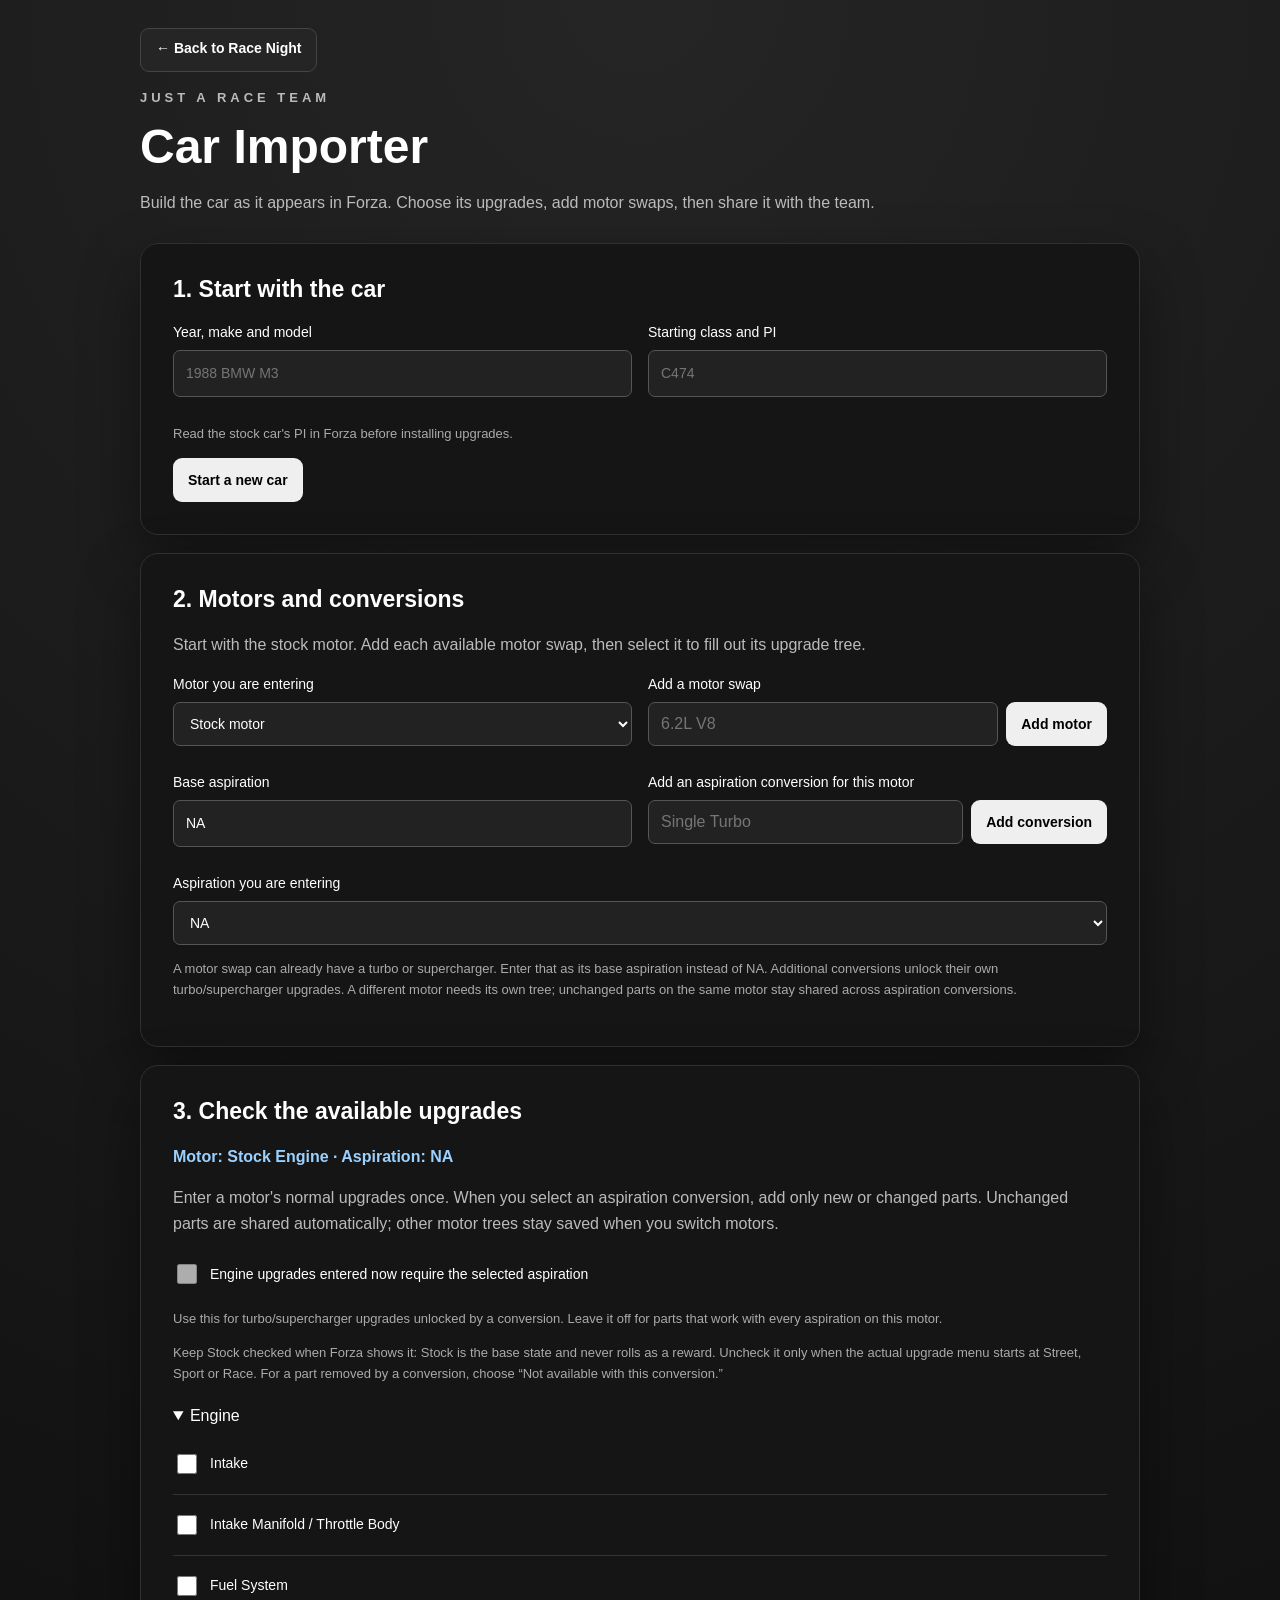
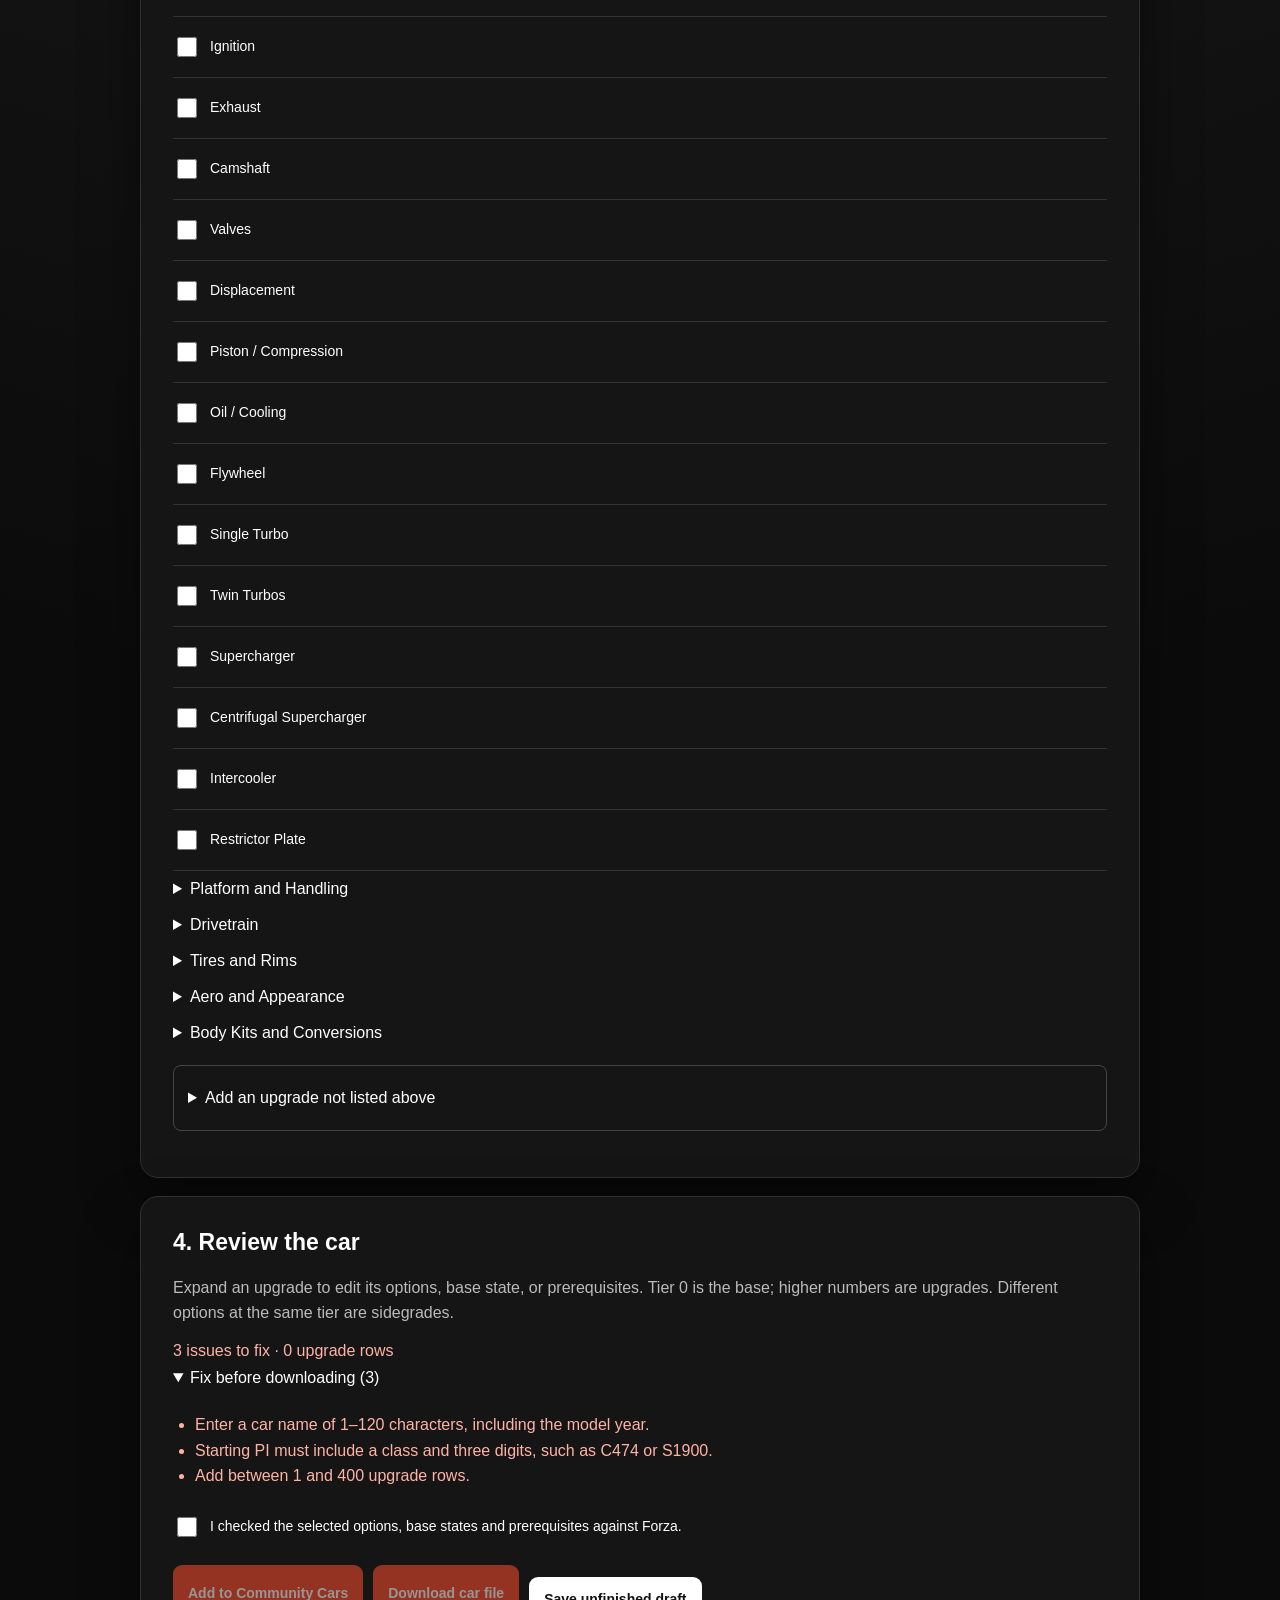
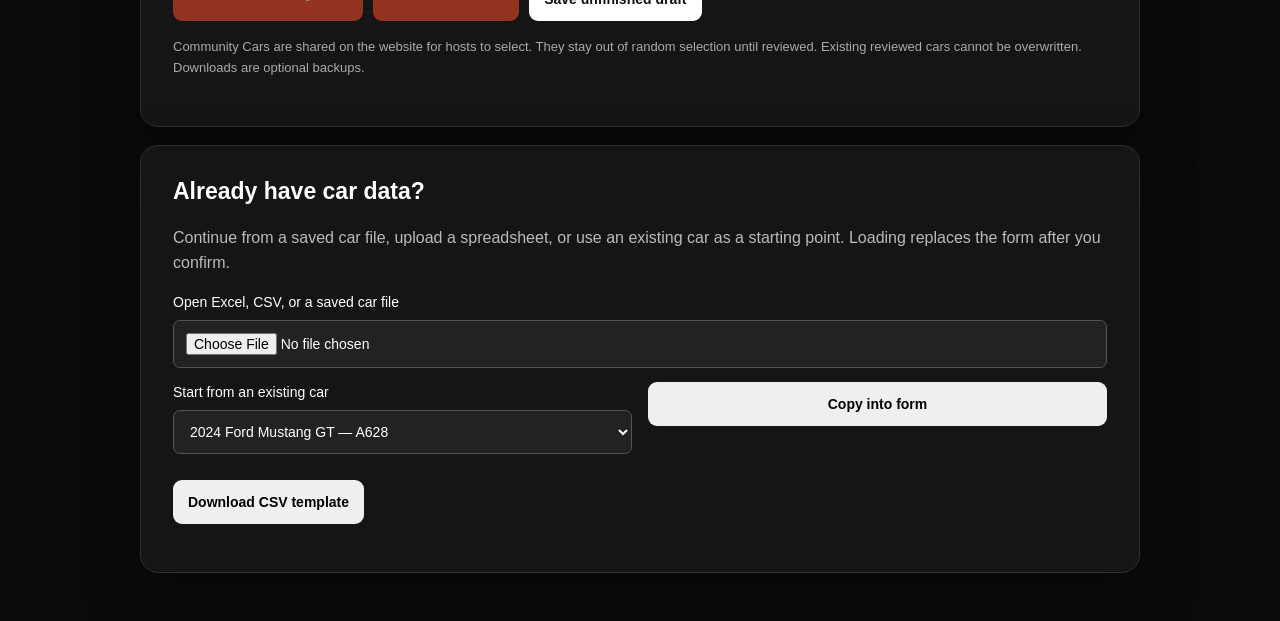
<file: importer.html>
<!DOCTYPE html>
<html lang="en">
<head>
    <meta charset="UTF-8">
    <meta name="viewport" content="width=device-width, initial-scale=1.0">
    <meta name="description" content="Build and review a Forza car upgrade tree for Just A Race Team.">
    <title>Car Importer · Just A Race Team</title>
    <link rel="stylesheet" href="style.css?v=12">
    <link rel="stylesheet" href="importer.css?v=2">
</head>
<body>
<main class="app importer-app">
    <header class="importer-header">
        <a href="index.html" class="car-importer-link dark-button importer-back-link">← Back to Race Night</a>
        <p class="eyebrow">JUST A RACE TEAM</p>
        <h1>Car Importer</h1>
        <p>Build the car as it appears in Forza. Choose its upgrades, add motor swaps, then share it with the team.</p>
    </header>

    <section class="game-card importer-section" aria-labelledby="carHeading">
        <h2 id="carHeading">1. Start with the car</h2>
        <div class="importer-grid">
            <label>Year, make and model<input id="importCarName" maxlength="120" placeholder="1988 BMW M3" autocomplete="off"></label>
            <label>Starting class and PI<input id="importCarPI" maxlength="6" placeholder="C474" autocomplete="off"></label>
        </div>
        <p class="importer-hint">Read the stock car's PI in Forza before installing upgrades.</p>
        <p id="draftStorageStatus" class="importer-hint" role="status"></p>
        <button id="newCar" type="button">Start a new car</button>
    </section>

    <section class="game-card importer-section" aria-labelledby="engineHeading">
        <h2 id="engineHeading">2. Motors and conversions</h2>
        <p>Start with the stock motor. Add each available motor swap, then select it to fill out its upgrade tree.</p>
        <div class="importer-grid">
            <label>Motor you are entering<select id="importEngine"></select></label>
            <div><label for="newEngine">Add a motor swap</label><div class="importer-inline"><input id="newEngine" maxlength="100" placeholder="6.2L V8"><button id="addEngine" type="button">Add motor</button></div></div>
        </div>
        <div class="importer-grid">
            <label>Base aspiration<input id="baseAspiration" maxlength="100" value="NA" placeholder="NA, Twin Turbos…"></label>
            <div><label for="newAspiration">Add an aspiration conversion for this motor</label><div class="importer-inline"><input id="newAspiration" maxlength="100" placeholder="Single Turbo"><button id="addAspiration" type="button">Add conversion</button></div></div>
        </div>
        <label>Aspiration you are entering<select id="importAspiration"></select></label>
        <p class="importer-hint">A motor swap can already have a turbo or supercharger. Enter that as its base aspiration instead of NA. Additional conversions unlock their own turbo/supercharger upgrades. A different motor needs its own tree; unchanged parts on the same motor stay shared across aspiration conversions.</p>
    </section>

    <section class="game-card importer-section" aria-labelledby="upgradeHeading">
        <h2 id="upgradeHeading">3. Check the available upgrades</h2>
        <p id="engineContext" class="importer-context"></p>
        <p>Enter a motor's normal upgrades once. When you select an aspiration conversion, add only new or changed parts. Unchanged parts are shared automatically; other motor trees stay saved when you switch motors.</p>
        <label class="importer-check"><input id="aspirationOnly" type="checkbox">Engine upgrades entered now require the selected aspiration</label>
        <p class="importer-hint">Use this for turbo/supercharger upgrades unlocked by a conversion. Leave it off for parts that work with every aspiration on this motor.</p>
        <p class="importer-hint">Keep Stock checked when Forza shows it: Stock is the base state and never rolls as a reward. Uncheck it only when the actual upgrade menu starts at Street, Sport or Race. For a part removed by a conversion, choose “Not available with this conversion.”</p>
        <div id="upgradeChecklist"></div>
        <details class="importer-custom"><summary>Add an upgrade not listed above</summary>
            <div class="importer-grid">
                <label>Category<select id="customCategory"></select></label>
                <label>Upgrade name<input id="customMod" maxlength="120" placeholder="Restrictor Plate"></label>
            </div>
            <button id="addCustomUpgrade" type="button">Add upgrade</button>
            <p class="importer-hint">It uses the selected motor and aspiration setting if its category is Engine. Enter its options below.</p>
        </details>
    </section>

    <section class="game-card importer-section" aria-labelledby="reviewHeading">
        <h2 id="reviewHeading">4. Review the car</h2>
        <p>Expand an upgrade to edit its options, base state, or prerequisites. Tier 0 is the base; higher numbers are upgrades. Different options at the same tier are sidegrades.</p>
        <div id="importStatus" role="status" aria-live="polite"></div>
        <div id="importMessages"></div>
        <label class="importer-check"><input id="confirmCar" type="checkbox">I checked the selected options, base states and prerequisites against Forza.</label>
        <div class="importer-actions">
            <button id="publishCar" class="primary-button" type="button" disabled>Add to Community Cars</button>
            <button id="downloadCar" class="primary-button" type="button" disabled>Download car file</button>
            <button id="downloadDraft" class="secondary-button" type="button">Save unfinished draft</button>
        </div>
        <p class="importer-hint">Community Cars are shared on the website for hosts to select. They stay out of random selection until reviewed. Existing reviewed cars cannot be overwritten. Downloads are optional backups.</p>
        <p id="publishStatus" role="status" aria-live="polite"></p>
        <div id="importRows"></div>
    </section>

    <section class="game-card importer-section" aria-labelledby="fileHeading">
        <h2 id="fileHeading">Already have car data?</h2>
        <p>Continue from a saved car file, upload a spreadsheet, or use an existing car as a starting point. Loading replaces the form after you confirm.</p>
        <label>Open Excel, CSV, or a saved car file<input id="importFile" type="file" accept=".xlsx,.csv,.tsv,.json"></label>
        <div id="sheetPicker" hidden><p>Choose the worksheets containing this car's real data. Leave example tabs unchecked.</p><div id="sheetChoices"></div><button id="loadSheets" type="button">Load selected worksheets</button></div>
        <div class="importer-grid">
            <label>Start from an existing car<select id="existingCar"></select></label>
            <button id="copyExistingCar" type="button">Copy into form</button>
        </div>
        <button id="downloadTemplate" type="button">Download CSV template</button>
        <p id="fileStatus" role="status" aria-live="polite"></p>
    </section>
</main>
<script type="module" src="importer.js?v=2"></script>
</body>
</html>
</file>
<file: style.css>
* {
    box-sizing: border-box;
}

.car-importer-link {
    display: inline-block;
    width: 100%;
    max-width: 360px;
    padding: 16px 20px;
    border-radius: 9px;
    font-size: 17px;
    font-weight: bold;
    text-align: center;
    text-decoration: none;
    transition: 0.2s;
}

.car-importer-link:focus-visible {
    outline: 3px solid #ff4d30;
    outline-offset: 4px;
}

.player-row .remove-player-button {
    flex-shrink: 0;
    min-height: 44px;
    color: #ffb3a5;
    border-color: #774238;
}

.player-row > span:first-child { min-width: 0; overflow-wrap: anywhere; }

.roster-dialog {
    width: min(520px, 94%);
    max-height: 90vh;
    overflow-y: auto;
    padding: 24px;
    border: 1px solid #444;
    border-radius: 18px;
    background: #151515;
    color: white;
}
.roster-dialog::backdrop { background: rgb(0 0 0 / 75%); }
.roster-dialog p { color: #bbb; line-height: 1.5; }


body {
    margin: 0;
    min-height: 100vh;
    font-family: Arial, Helvetica, sans-serif;
    background: radial-gradient(circle at top, #252525, #0b0b0b 60%);
    color: white;
}


.app {
    width: min(900px, 92%);
    margin: 0 auto;
    padding: 70px 0 30px;
}


/* =========================================================
   HERO
   ========================================================= */

.hero {
    text-align: center;
    margin-bottom: 45px;
}


.eyebrow {
    margin: 0 0 10px;
    font-size: 13px;
    font-weight: bold;
    letter-spacing: 4px;
    color: #ff4d30;
}


.hero h1 {
    margin: 0;
    font-size: clamp(38px, 7vw, 70px);
    letter-spacing: -2px;
}


.subtitle {
    margin-top: 14px;
    color: #a7a7a7;
    font-size: 18px;
}


/* =========================================================
   CARDS
   ========================================================= */

.game-card {
    background: #151515;
    border: 1px solid #303030;
    border-radius: 18px;
    padding: 40px;
    box-shadow: 0 25px 60px rgba(0, 0, 0, 0.4);
}


.game-section {
    text-align: center;
}


.game-section h2 {
    margin-top: 0;
    font-size: 28px;
}


.game-section p {
    color: #999;
}


/* =========================================================
   BUTTONS
   ========================================================= */

button {
    width: 100%;
    max-width: 360px;
    padding: 16px 20px;
    border-radius: 9px;
    border: none;
    font-size: 17px;
    font-weight: bold;
    cursor: pointer;
    transition: 0.2s;
}


button:hover {
    transform: translateY(-2px);
}


button:disabled {
    opacity: 0.45;
    cursor: not-allowed;
    transform: none;
}


.primary-button {
    background: #ff4d30;
    color: white;
}


.primary-button:hover:not(:disabled) {
    background: #ff654d;
}


.secondary-button {
    background: white;
    color: #111;
    margin-top: 12px;
}


.secondary-button:hover:not(:disabled) {
    background: #dddddd;
}


.dark-button {
    margin-top: 12px;
    background: #252525;
    color: white;
    border: 1px solid #444;
}


.dark-button:hover:not(:disabled) {
    background: #303030;
}


.end-button {
    margin-top: 12px;
    background: transparent;
    color: #ff6b6b;
    border: 1px solid #773333;
}


.end-button:hover:not(:disabled) {
    background: #351515;
}


.wide-button {
    max-width: none;
}


/* =========================================================
   INPUTS
   ========================================================= */

input,
select {
    width: 100%;
    max-width: 360px;
    padding: 16px;
    background: #090909;
    color: white;
    border: 1px solid #444;
    border-radius: 9px;
    font-size: 18px;
    font-weight: bold;
    outline: none;
}


.room-code-input {
    text-align: center;
    font-size: 22px;
    letter-spacing: 5px;
    text-transform: uppercase;
}


.name-input {
    text-align: center;
    font-size: 20px;
    letter-spacing: 1px;
}


select {
    max-width: none;
    text-align: left;
}


input:focus,
select:focus {
    border-color: #ff4d30;
}


.input-label {
    display: block;
    margin-bottom: 10px;
    color: #888;
    font-size: 12px;
    font-weight: bold;
    letter-spacing: 2px;
}


/* =========================================================
   DIVIDERS
   ========================================================= */

.divider {
    display: flex;
    align-items: center;
    gap: 20px;
    margin: 38px 0;
    color: #666;
}


.divider::before,
.divider::after {
    content: "";
    height: 1px;
    flex: 1;
    background: #333;
}


/* =========================================================
   GENERAL
   ========================================================= */

.message {
    min-height: 20px;
    margin-bottom: 0;
}


.center-message {
    text-align: center;
}


.error {
    color: #ff6b6b !important;
}


.success {
    color: #7ee787 !important;
}


.hidden {
    display: none !important;
}


/* =========================================================
   LOBBY
   ========================================================= */

.lobby-card {
    text-align: left;
}


.lobby-header {
    display: flex;
    align-items: center;
    justify-content: space-between;
    gap: 20px;
    margin-bottom: 30px;
}


.lobby-header h2 {
    margin: 5px 0 0;
    font-size: 32px;
}


#lobbyRoomCode,
#gameRoomCode {
    color: #ff4d30;
    letter-spacing: 3px;
}


.small-button {
    width: auto;
    max-width: none;
    padding: 10px 18px;
    background: transparent;
    color: #aaa;
    border: 1px solid #444;
}


.small-button:hover {
    color: white;
    border-color: #777;
}


.lobby-meta {
    padding: 18px 20px;
    margin-bottom: 30px;
    background: #0c0c0c;
    border: 1px solid #303030;
    border-radius: 10px;
}


.lobby-meta span {
    display: block;
    margin-bottom: 6px;
    color: #777;
    font-size: 11px;
    letter-spacing: 2px;
}


.lobby-meta strong {
    font-size: 20px;
}


.player-list {
    margin-bottom: 25px;
    border: 1px solid #303030;
    border-radius: 10px;
    overflow: hidden;
}


.player-row {
    display: flex;
    gap: 12px;
    align-items: center;
    justify-content: space-between;
    padding: 18px 20px;
    background: #0c0c0c;
    border-bottom: 1px solid #252525;
    font-size: 18px;
    font-weight: bold;
}


.player-row:last-child {
    border-bottom: none;
}


.host-badge {
    padding: 5px 9px;
    background: #ff4d30;
    color: white;
    border-radius: 5px;
    font-size: 10px;
    letter-spacing: 1px;
}


.lobby-note {
    margin: 25px 0;
    text-align: center;
    color: #888;
}


/* =========================================================
   ROUND / SETUP
   ========================================================= */

.round-header {
    display: flex;
    align-items: center;
    justify-content: space-between;
    margin-bottom: 20px;
}


.setup-label {
    margin: 0 0 8px;
    color: #777;
    font-size: 11px;
    font-weight: bold;
    letter-spacing: 2px;
}


.round-number {
    font-size: 42px;
    font-weight: bold;
    color: #ff4d30;
}


.ready-badge {
    padding: 8px 12px;
    border-radius: 7px;
    background: #1d6f42;
    color: white;
    font-size: 12px;
    font-weight: bold;
    letter-spacing: 2px;
}


.setup-card {
    padding: 22px;
    margin-bottom: 16px;
    background: #0c0c0c;
    border: 1px solid #303030;
    border-radius: 12px;
}


.setup-card h2 {
    margin: 0;
    font-size: 26px;
}


.setup-detail {
    margin: 8px 0 0;
    color: #999;
}


.race-heading {
    display: flex;
    align-items: center;
    justify-content: space-between;
    gap: 15px;
}


.race-type-badge {
    padding: 6px 9px;
    border-radius: 5px;
    background: #292929;
    color: white;
    font-size: 10px;
    font-weight: bold;
    letter-spacing: 1px;
}


/* =========================================================
   HOST
   ========================================================= */

.host-controls {
    margin-top: 30px;
}


.button-grid {
    display: grid;
    grid-template-columns: 1fr 1fr;
    gap: 12px;
    margin-bottom: 12px;
}


.button-grid button {
    max-width: none;
}


/* =========================================================
   STANDINGS
   ========================================================= */

.standings-table {
    overflow: hidden;
    border: 1px solid #303030;
    border-radius: 12px;
    background: #0c0c0c;
}


.standing-row {
    display: grid;
    grid-template-columns: 55px 1fr 80px 85px;
    align-items: center;
    gap: 10px;
    padding: 15px 18px;
    border-bottom: 1px solid #242424;
}


.standing-row:last-child {
    border-bottom: none;
}


.standing-header {
    color: #777;
    font-size: 11px;
    font-weight: bold;
    letter-spacing: 1px;
}


.standing-position {
    color: #ff4d30;
    font-size: 20px;
    font-weight: bold;
}


.standing-name {
    font-weight: bold;
}


.standing-points,
.standing-wins {
    text-align: right;
}


.standing-points {
    font-weight: bold;
}


.standing-wins {
    color: #aaa;
}


/* =========================================================
   RESULTS
   ========================================================= */

.finish-entry-row {
    display: grid;
    grid-template-columns: 85px 1fr;
    align-items: center;
    gap: 15px;
    margin: 15px 0;
}


.finish-place {
    font-size: 18px;
    font-weight: bold;
    color: #ff4d30;
}


.results-title {
    text-align: center;
    margin-bottom: 20px;
}


.results-title h2 {
    margin: 0;
    font-size: 40px;
    color: #ff4d30;
}


.result-row,
.reward-row {
    display: flex;
    align-items: center;
    justify-content: space-between;
    gap: 20px;
    padding: 18px 20px;
    margin-bottom: 10px;
    background: #0c0c0c;
    border: 1px solid #303030;
    border-radius: 10px;
}


.result-place {
    min-width: 55px;
    color: #ff4d30;
    font-size: 20px;
    font-weight: bold;
}


.result-name {
    flex: 1;
    font-size: 18px;
    font-weight: bold;
}


.result-points {
    color: #aaa;
    font-weight: bold;
}


.reward-info {
    flex: 1;
}


.reward-info strong {
    display: block;
    margin-bottom: 5px;
}


.reward-info span {
    color: #999;
}


/* =========================================================
   UPGRADE ROLLS
   ========================================================= */

.player-upgrade-card {
    margin-bottom: 18px;
    padding: 20px;
    background: #0c0c0c;
    border: 1px solid #303030;
    border-radius: 12px;
}


.player-upgrade-card h3 {
    margin: 0;
    font-size: 22px;
}


.upgrade-player-heading {
    display: flex;
    align-items: flex-start;
    justify-content: space-between;
    gap: 15px;
    margin-bottom: 16px;
}


.place-badge {
    padding: 6px 9px;
    background: #252525;
    border-radius: 6px;
    color: #ff4d30;
    font-size: 11px;
    font-weight: bold;
    letter-spacing: 1px;
}


.no-upgrade-box {
    padding: 18px;
    text-align: center;
    color: #888;
    border: 1px dashed #343434;
    border-radius: 9px;
}


.roll-grid {
    display: grid;
    grid-template-columns: repeat(2, minmax(0, 1fr));
    gap: 12px;
}


.roll-card {
    display: flex;
    flex-direction: column;
    min-height: 225px;
    padding: 17px;
    background: #151515;
    border: 1px solid #343434;
    border-radius: 10px;
}


.roll-card.selected-roll {
    border-color: #ff4d30;
}


.roll-number {
    margin-bottom: 8px;
    color: #777;
    font-size: 11px;
    font-weight: bold;
    letter-spacing: 1px;
}


.roll-category {
    margin-bottom: 4px;
    color: #ff4d30;
    font-size: 12px;
    font-weight: bold;
    text-transform: uppercase;
}


.roll-mod {
    margin-bottom: 12px;
    font-size: 17px;
    font-weight: bold;
}


.roll-option {
    margin-bottom: 12px;
    font-size: 21px;
    font-weight: bold;
}


.roll-current {
    margin-top: auto;
    color: #777;
    font-size: 12px;
}


.outcome-badge {
    display: inline-block;
    width: fit-content;
    margin-top: 10px;
    padding: 6px 8px;
    border-radius: 5px;
    font-size: 10px;
    font-weight: bold;
    letter-spacing: 1px;
}


.outcome-upgrade {
    background: #1d6f42;
    color: white;
}


.outcome-sidegrade {
    background: #344a7a;
    color: white;
}


.outcome-no-change {
    background: #383838;
    color: #ddd;
}


.outcome-locked {
    background: #5b321c;
    color: #ffd0a9;
}


.choose-upgrade-button {
    max-width: none;
    margin-top: 14px;
    padding: 12px;
    font-size: 14px;
}


.choice-status {
    margin-top: 12px;
    text-align: center;
    color: #aaa;
    font-size: 13px;
}


/* =========================================================
   GARAGES
   ========================================================= */

.garage-card {
    margin-bottom: 12px;
    background: #0c0c0c;
    border: 1px solid #303030;
    border-radius: 10px;
    overflow: hidden;
}


.garage-card summary {
    display: flex;
    align-items: center;
    justify-content: space-between;
    gap: 10px;
    padding: 17px 18px;
    cursor: pointer;
    font-weight: bold;
    list-style: none;
}


.garage-card summary::-webkit-details-marker {
    display: none;
}


.garage-count {
    color: #888;
    font-size: 12px;
    font-weight: normal;
}


.garage-content {
    padding: 0 18px 16px;
}


.garage-empty {
    color: #777;
}


.garage-upgrade-row {
    padding: 12px 0;
    border-top: 1px solid #242424;
}


.garage-category {
    color: #777;
    font-size: 10px;
    font-weight: bold;
    letter-spacing: 1px;
    text-transform: uppercase;
}


.garage-mod {
    margin-top: 3px;
    font-weight: bold;
}


.garage-option {
    margin-top: 4px;
    color: #ff8a74;
}


/* =========================================================
   FINAL
   ========================================================= */

.final-header {
    text-align: center;
    margin-bottom: 30px;
}


.final-header h2 {
    margin: 0;
    font-size: 38px;
}


.champion-card {
    padding: 35px 20px;
    text-align: center;
    background: #0c0c0c;
    border: 1px solid #47362a;
    border-radius: 14px;
}


.trophy {
    margin: 10px 0;
    font-size: 55px;
}


.champion-card h1 {
    margin: 5px 0;
    font-size: 38px;
    color: #ff4d30;
}


.champion-card p:last-child {
    color: #aaa;
    font-size: 18px;
}


/* =========================================================
   FOOTER
   ========================================================= */

footer {
    margin-top: 30px;
    text-align: center;
    color: #555;
    font-size: 13px;
}


/* =========================================================
   VERSION 7 — APPROXIMATE RACE MAP
   ========================================================= */

.race-map-card {
    margin-top: 14px;
}

.race-map-header {
    display: flex;
    align-items: center;
    justify-content: space-between;
    gap: 16px;
    margin-bottom: 14px;
}

.race-map-header strong {
    display: block;
    font-size: 20px;
}

.race-map-hint {
    padding: 6px 9px;
    border: 1px solid #3b3b3b;
    border-radius: 6px;
    color: #999;
    font-size: 9px;
    font-weight: bold;
    letter-spacing: 1.5px;
}

.race-map-frame {
    position: relative;
    width: min(100%, 480px);
    aspect-ratio: 4 / 5;
    margin: 0 auto;
    overflow: hidden;
    background: #070707;
    border: 1px solid #333;
    border-radius: 12px;
}

.race-map-frame img {
    display: block;
    width: 100%;
    height: 100%;
    object-fit: cover;
    filter:
        brightness(0.74)
        saturate(0.82)
        contrast(1.05);
}

.race-map-pin {
    position: absolute;
    left: 50%;
    top: 50%;
    width: 20px;
    height: 20px;
    z-index: 2;
    transform: translate(-50%, -50%);
    border: 3px solid #fff;
    border-radius: 50%;
    background: #ff4d30;
    box-shadow:
        0 0 0 4px rgba(0, 0, 0, 0.48),
        0 0 20px currentColor;
    color: #ff4d30;
    pointer-events: none;
}

.race-map-pin::after {
    content: "";
    position: absolute;
    inset: -9px;
    border: 2px solid currentColor;
    border-radius: 50%;
    opacity: 0.55;
    animation: raceMapPulse 1.8s ease-out infinite;
}

@keyframes raceMapPulse {
    0% {
        transform: scale(0.55);
        opacity: 0.7;
    }

    100% {
        transform: scale(1.45);
        opacity: 0;
    }
}

.map-race-street {
    background: #69d8f5;
    color: #69d8f5;
}

.map-race-road {
    background: #3f79ff;
    color: #3f79ff;
}

.map-race-drag {
    background: #ff4fa3;
    color: #ff4fa3;
}

.map-race-dirt,
.map-race-rally {
    background: #f2a52b;
    color: #f2a52b;
}

.map-race-cross-country {
    background: #51c878;
    color: #51c878;
}

.map-race-touge {
    background: #a777ff;
    color: #a777ff;
}

.race-map-note {
    margin: 13px 0 0;
    text-align: center;
    color: #888;
    font-size: 12px;
    line-height: 1.5;
}

.race-map-credit {
    margin: 7px 0 0;
    text-align: center;
    color: #606060;
    font-size: 10px;
}

.race-map-credit a {
    color: #777;
    text-decoration: none;
}

.race-map-credit a:hover {
    color: #aaa;
    text-decoration: underline;
}


/* =========================================================
   MOBILE
   ========================================================= */

@media (max-width: 600px) {

    .app {
        padding-top: 40px;
    }

    .game-card {
        padding: 25px 18px;
    }

    .hero {
        margin-bottom: 30px;
    }

    .lobby-header {
        align-items: flex-start;
    }

    .lobby-header h2 {
        font-size: 26px;
    }

    .button-grid,
    .roll-grid {
        grid-template-columns: 1fr;
    }

    .button-grid button {
        margin-top: 0;
    }

    .setup-card h2 {
        font-size: 22px;
    }

    .standing-row {
        grid-template-columns: 35px 1fr 55px 65px;
        padding: 13px 12px;
        font-size: 13px;
    }

    .finish-entry-row {
        grid-template-columns: 65px 1fr;
    }

    .result-row,
    .reward-row {
        padding: 14px;
    }

    .roll-card {
        min-height: 0;
    }

}


/* =========================================================
   VERSION 6 — GAME TABS
   ========================================================= */

.game-tabs {
    display: grid;
    grid-template-columns: 1fr 1fr;
    gap: 8px;
    margin: 0 0 30px;
    padding: 6px;
    background: #0b0b0b;
    border: 1px solid #303030;
    border-radius: 12px;
}

.game-tab {
    max-width: none;
    padding: 12px 16px;
    background: transparent;
    color: #8d8d8d;
    border: 1px solid transparent;
    border-radius: 8px;
    font-size: 14px;
}

.game-tab:hover {
    transform: none;
    color: white;
    background: #181818;
}

.game-tab.active {
    color: white;
    background: #252525;
    border-color: #444;
}


/* =========================================================
   VERSION 6 — FORZA-STYLE RACE COLORS
   ========================================================= */

.race-theme-card {
    border-left-width: 5px;
    transition:
        border-color 0.2s ease,
        box-shadow 0.2s ease;
}

.race-type-badge {
    border: 1px solid transparent;
}

.race-street {
    border-left-color: #69d8f5;
    box-shadow: inset 4px 0 18px rgba(105, 216, 245, 0.08);
}

.race-street .race-type-badge,
.race-type-badge.race-street {
    background: rgba(105, 216, 245, 0.16);
    border-color: rgba(105, 216, 245, 0.6);
    color: #9ceaff;
}

.race-road {
    border-left-color: #3f79ff;
    box-shadow: inset 4px 0 18px rgba(63, 121, 255, 0.08);
}

.race-road .race-type-badge,
.race-type-badge.race-road {
    background: rgba(63, 121, 255, 0.16);
    border-color: rgba(63, 121, 255, 0.6);
    color: #8bacff;
}

.race-drag {
    border-left-color: #ff4fa3;
    box-shadow: inset 4px 0 18px rgba(255, 79, 163, 0.08);
}

.race-drag .race-type-badge,
.race-type-badge.race-drag {
    background: rgba(255, 79, 163, 0.16);
    border-color: rgba(255, 79, 163, 0.62);
    color: #ff94c6;
}

.race-dirt,
.race-rally {
    border-left-color: #f2a52b;
    box-shadow: inset 4px 0 18px rgba(242, 165, 43, 0.08);
}

.race-dirt .race-type-badge,
.race-rally .race-type-badge,
.race-type-badge.race-dirt,
.race-type-badge.race-rally {
    background: rgba(242, 165, 43, 0.16);
    border-color: rgba(242, 165, 43, 0.62);
    color: #ffc768;
}

.race-cross-country {
    border-left-color: #51c878;
    box-shadow: inset 4px 0 18px rgba(81, 200, 120, 0.08);
}

.race-cross-country .race-type-badge,
.race-type-badge.race-cross-country {
    background: rgba(81, 200, 120, 0.16);
    border-color: rgba(81, 200, 120, 0.62);
    color: #83e2a3;
}

.race-touge {
    border-left-color: #a777ff;
    box-shadow: inset 4px 0 18px rgba(167, 119, 255, 0.08);
}

.race-touge .race-type-badge,
.race-type-badge.race-touge {
    background: rgba(167, 119, 255, 0.16);
    border-color: rgba(167, 119, 255, 0.62);
    color: #c6a8ff;
}


/* =========================================================
   VERSION 6 — APPLY / PASS DECISIONS
   ========================================================= */

.roll-decision-controls {
    display: grid;
    grid-template-columns: 1fr 1fr;
    gap: 8px;
    margin-top: 16px;
}

.roll-decision-controls button {
    width: 100%;
    max-width: none;
    margin: 0;
    padding: 11px 12px;
    font-size: 13px;
}

.apply-roll-button {
    background: #1f6d42;
    color: white;
    border: 1px solid #338e5b;
}

.apply-roll-button:hover {
    background: #287c4d;
}

.pass-roll-button {
    background: #292929;
    color: #bbb;
    border: 1px solid #4b4b4b;
}

.pass-roll-button:hover {
    color: white;
    background: #333;
}

.apply-roll-button.selected-decision {
    border-color: #72e5a3;
    box-shadow: 0 0 0 2px rgba(114, 229, 163, 0.18);
}

.pass-roll-button.selected-decision {
    border-color: #aaa;
    color: white;
    box-shadow: 0 0 0 2px rgba(255, 255, 255, 0.08);
}

.roll-decision-badge {
    margin-top: 12px;
    padding: 8px 10px;
    border-radius: 7px;
    text-align: center;
    font-size: 11px;
    font-weight: bold;
    letter-spacing: 1px;
}

.roll-decision-apply {
    color: #88efb2;
    background: rgba(45, 150, 91, 0.13);
    border: 1px solid rgba(67, 191, 116, 0.38);
}

.roll-decision-pass {
    color: #aaa;
    background: #202020;
    border: 1px solid #3a3a3a;
}


/* =========================================================
   VERSION 6 — BUILD COMPARISON TABLE
   ========================================================= */

.build-comparison-heading {
    display: flex;
    align-items: flex-end;
    justify-content: space-between;
    gap: 24px;
    margin-bottom: 18px;
}

.build-comparison-heading h2 {
    margin: 0;
    font-size: 28px;
}

.build-comparison-heading .setup-detail {
    max-width: 380px;
    margin: 0;
    text-align: right;
}

.build-color-legend {
    display: flex;
    flex-wrap: wrap;
    gap: 7px;
    margin-bottom: 18px;
}

.legend-chip {
    display: inline-flex;
    align-items: center;
    min-height: 28px;
    padding: 5px 9px;
    border-radius: 6px;
    border: 1px solid rgba(255, 255, 255, 0.16);
    font-size: 10px;
    font-weight: bold;
    letter-spacing: 0.6px;
}

.build-comparison-scroll {
    width: 100%;
    overflow-x: auto;
    border: 1px solid #303030;
    border-radius: 12px;
    background: #090909;
}

.build-table {
    width: max-content;
    min-width: 100%;
    border-collapse: separate;
    border-spacing: 0;
    font-size: 13px;
}

.build-table th,
.build-table td {
    min-width: 165px;
    padding: 11px 12px;
    border-right: 1px solid #292929;
    border-bottom: 1px solid #292929;
    vertical-align: middle;
}

.build-table th:last-child,
.build-table td:last-child {
    border-right: none;
}

.build-table thead th {
    position: sticky;
    top: 0;
    z-index: 2;
    background: #151515;
    color: #aaa;
    text-align: left;
    font-size: 11px;
    letter-spacing: 1px;
}

.build-table .build-mod-column {
    position: sticky;
    left: 0;
    z-index: 3;
    min-width: 235px;
    max-width: 235px;
    background: #111;
    color: white;
    font-weight: bold;
}

.build-table thead .build-mod-column {
    z-index: 4;
    background: #181818;
}

.build-category-row th {
    padding: 9px 12px;
    background: #202020;
    color: #ff8a74;
    border-bottom: 1px solid #393939;
    font-size: 11px;
    letter-spacing: 1.5px;
    text-transform: uppercase;
}

.build-value {
    font-weight: bold;
    line-height: 1.25;
}

.build-changed {
    box-shadow: inset 0 0 0 1px rgba(255, 255, 255, 0.15);
}

.build-stock {
    background: #343434;
    color: #e1e1e1;
}

.build-street {
    background: #1e5e8d;
    color: #d9f2ff;
}

.build-sport {
    background: #286d42;
    color: #dcffe8;
}

.build-race {
    background: #8a2f35;
    color: #ffe3e5;
}

.build-offroad {
    background: #704b2d;
    color: #ffe9cd;
}

.build-rally {
    background: #807018;
    color: #fff6ad;
}

.build-drift {
    background: #633a88;
    color: #f0ddff;
}

.build-snow {
    background: #316f86;
    color: #def8ff;
}

.build-drag {
    background: #8d315f;
    color: #ffe0ef;
}

.build-semislick {
    background: #875126;
    color: #ffe6c9;
}

.build-turbo {
    background: #7d4a20;
    color: #ffe2bf;
}

.build-supercharger {
    background: #533f86;
    color: #eee6ff;
}

.build-awd {
    background: #276a70;
    color: #d9fcff;
}

.build-rwd {
    background: #745d25;
    color: #fff0c7;
}

.build-other {
    background: #303744;
    color: #e4ebf7;
}

.build-empty-message {
    padding: 30px 20px;
    color: #888;
    text-align: center;
}


@media (max-width: 600px) {

    .game-tabs {
        margin-bottom: 22px;
    }

    .game-tab {
        padding: 11px 8px;
        font-size: 12px;
    }

    .roll-decision-controls {
        grid-template-columns: 1fr;
    }

    .build-comparison-heading {
        display: block;
    }

    .build-comparison-heading .setup-detail {
        max-width: none;
        margin-top: 8px;
        text-align: left;
    }

    .build-table th,
    .build-table td {
        min-width: 150px;
        padding: 10px;
    }

    .build-table .build-mod-column {
        min-width: 190px;
        max-width: 190px;
    }

}

.roll-option.build-stock,
.roll-option.build-street,
.roll-option.build-sport,
.roll-option.build-race,
.roll-option.build-offroad,
.roll-option.build-rally,
.roll-option.build-drift,
.roll-option.build-snow,
.roll-option.build-drag,
.roll-option.build-semislick,
.roll-option.build-turbo,
.roll-option.build-supercharger,
.roll-option.build-awd,
.roll-option.build-rwd,
.roll-option.build-other {
    padding: 8px 10px;
    border-radius: 8px;
}


/* V8 dependency-aware build table */
.build-inactive {
    opacity: 0.38;
    font-style: italic;
}

/* V9 queue preview */
.queued-race { margin: 12px 0 20px; padding: 12px; border: 1px solid #465267; border-radius: 12px; }
.queue-map { position: relative; max-width: 520px; margin: auto; }
.queue-map img { display: block; width: 100%; border-radius: 8px; }
.queue-pin { position: absolute; width: 16px; height: 16px; border-radius: 50%; background: currentColor; border: 2px solid white; transform: translate(-50%, -50%); box-shadow: 0 0 0 3px #0009; }
button:disabled { cursor: default; opacity: .55; }
</file>
<file: importer.css>
.importer-app { width: min(1000px, 94%); padding-top: 28px; }
.importer-header { margin-bottom: 28px; }
.importer-header h1 { font-size: clamp(30px, 6vw, 48px); margin: 10px 0; }
.importer-app .importer-back-link {
    width: auto;
    margin: 0 0 16px;
    padding: 11px 15px;
    min-height: 44px;
    color: white;
    font-size: 14px;
}
.importer-app .importer-back-link:focus-visible { outline-color: #ff4d30; }
.importer-section { margin: 18px 0; padding: clamp(18px, 4vw, 32px); }
.importer-app h2 { margin-top: 0; font-size: 23px; }
.importer-app p { line-height: 1.6; color: #bbb; }
.importer-app label { display: block; font-size: 14px; line-height: 1.5; }
.importer-app input:not([type=checkbox]), .importer-app select, .importer-app textarea {
    display: block; width: 100%; max-width: 100%; margin: 7px 0 14px; padding: 12px;
    border: 1px solid #555; border-radius: 7px; background: #222; color: #fff; font: inherit;
}
.importer-app textarea { min-height: 100px; resize: vertical; }
.importer-app input[type=checkbox] { width: 20px; height: 20px; accent-color: #ff4d30; flex-shrink: 0; }
.importer-app :focus-visible { outline: 3px solid #8bc9ff; outline-offset: 3px; }
.importer-app button { width: auto; max-width: 100%; font-size: 14px; padding: 11px 15px; min-height: 44px; }
.importer-app button:hover { transform: none; }
.importer-app button:disabled { cursor: not-allowed; }
.importer-grid { display: grid; grid-template-columns: 1fr 1fr; gap: 16px; align-items: start; margin: 12px 0; }
.importer-inline { display: flex; align-items: start; gap: 8px; }
.importer-inline button { flex-shrink: 0; margin-top: 7px; }
.importer-app .importer-hint { color: #aaa; font-size: 13px; }
.importer-app .importer-context { color: #9bd1ff; font-weight: bold; }
.importer-app .importer-check { display: flex; gap: 10px; align-items: center; min-height: 44px; }
.importer-options { display: flex; flex-wrap: wrap; gap: 6px 18px; margin: 0 0 8px 30px; }
.importer-options label { display: flex; align-items: center; gap: 7px; min-height: 44px; }
.importer-mod { padding: 8px 0; border-bottom: 1px solid #333; }
.importer-custom, .importer-row { margin: 14px 0; border: 1px solid #444; border-radius: 8px; padding: 14px; }
.importer-app summary { cursor: pointer; padding: 6px 0; overflow-wrap: anywhere; line-height: 1.5; }
.importer-row[open] summary { margin-bottom: 14px; }
.importer-actions { display: flex; flex-wrap: wrap; gap: 10px; margin: 16px 0; }
.importer-tier { display: inline-block; padding: 5px 8px; margin: 3px; background: #252f38; border-radius: 5px; font-size: 13px; }
.importer-app .importer-error { color: #ffb3a5; }
.importer-app .importer-warning { color: #f0cc87; }
.importer-app .importer-success { color: #9ed7a5; }
.importer-app ul { padding-left: 22px; line-height: 1.6; overflow-wrap: anywhere; }
.importer-dependency { padding: 12px; background: #202020; border-radius: 8px; margin: 10px 0; }
.importer-remove { background: #41251f; color: #ffb3a5; }
.importer-option-note { margin-left: 30px; }
@media (max-width: 600px) {
    .importer-grid { grid-template-columns: 1fr; gap: 0; }
    .importer-app button { white-space: normal; }
    .importer-inline input { min-width: 0; }
    .importer-options { margin-left: 0; }
}
</file>
